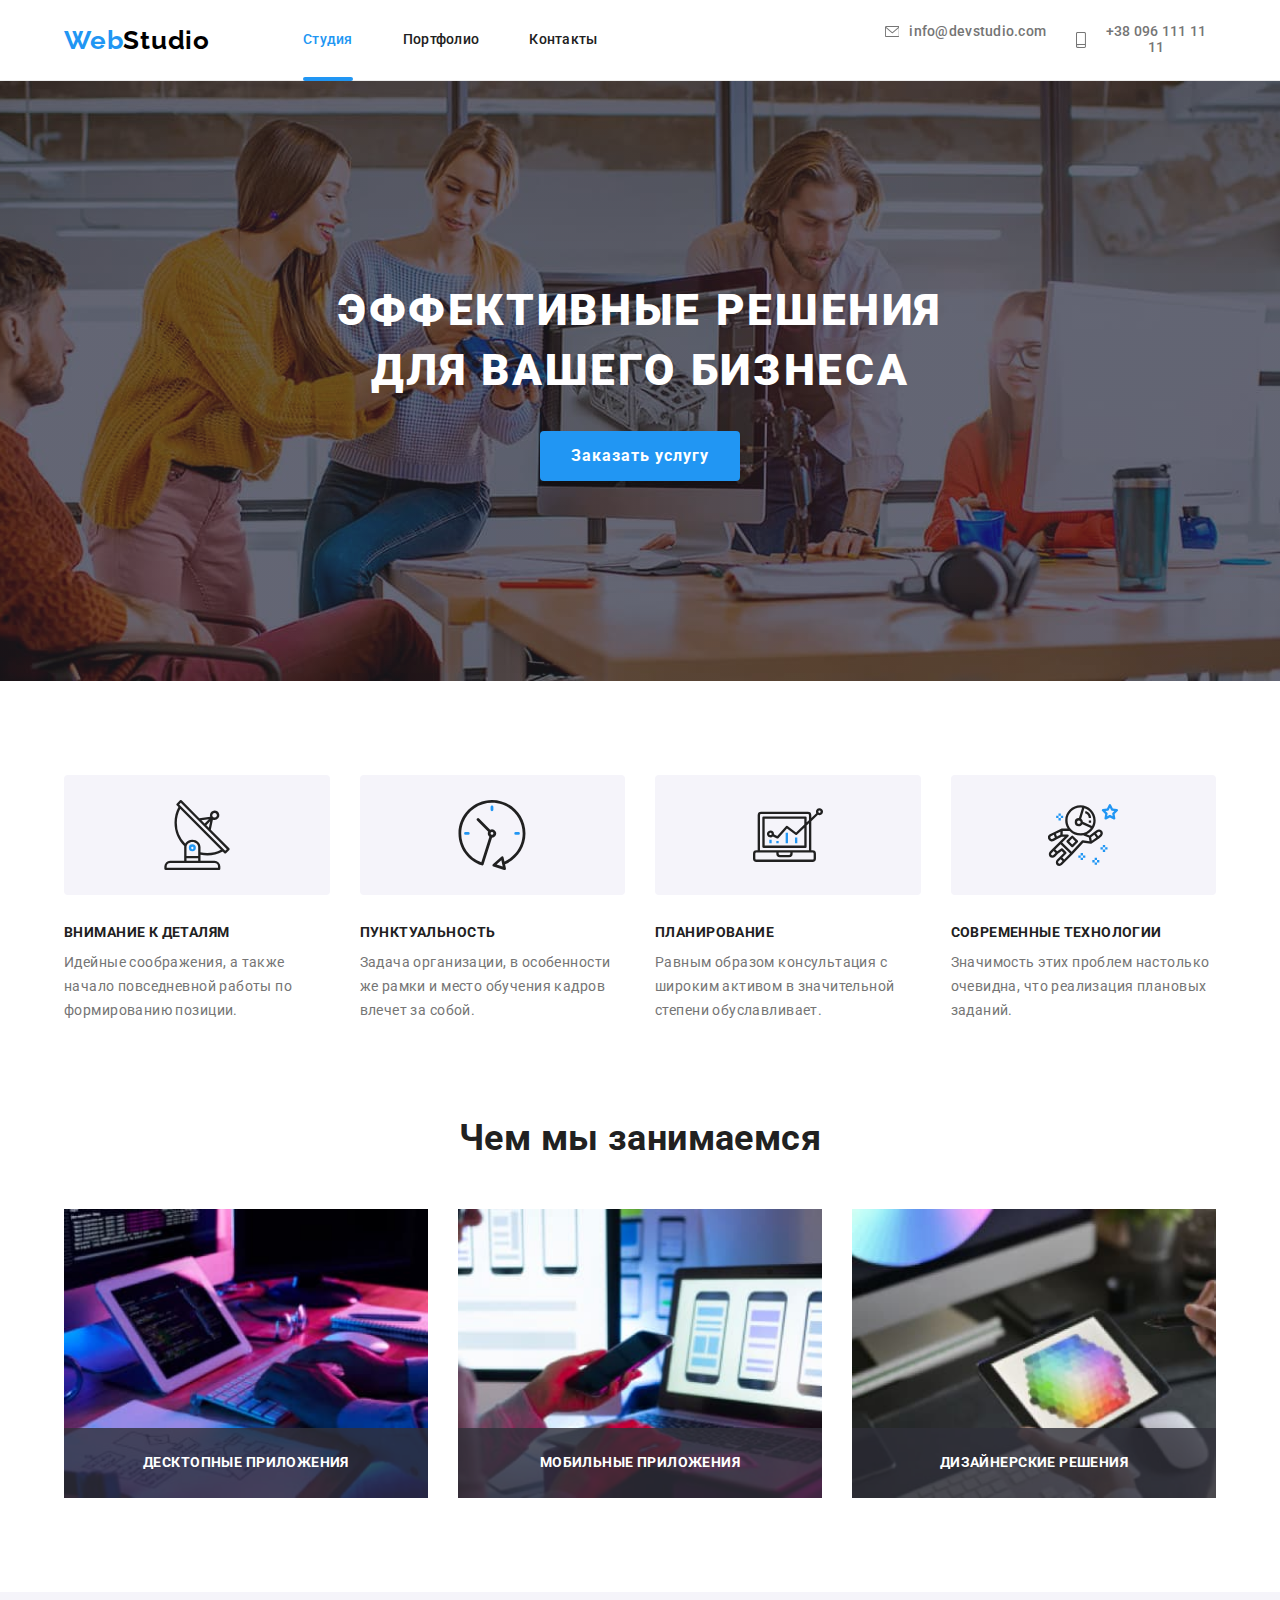
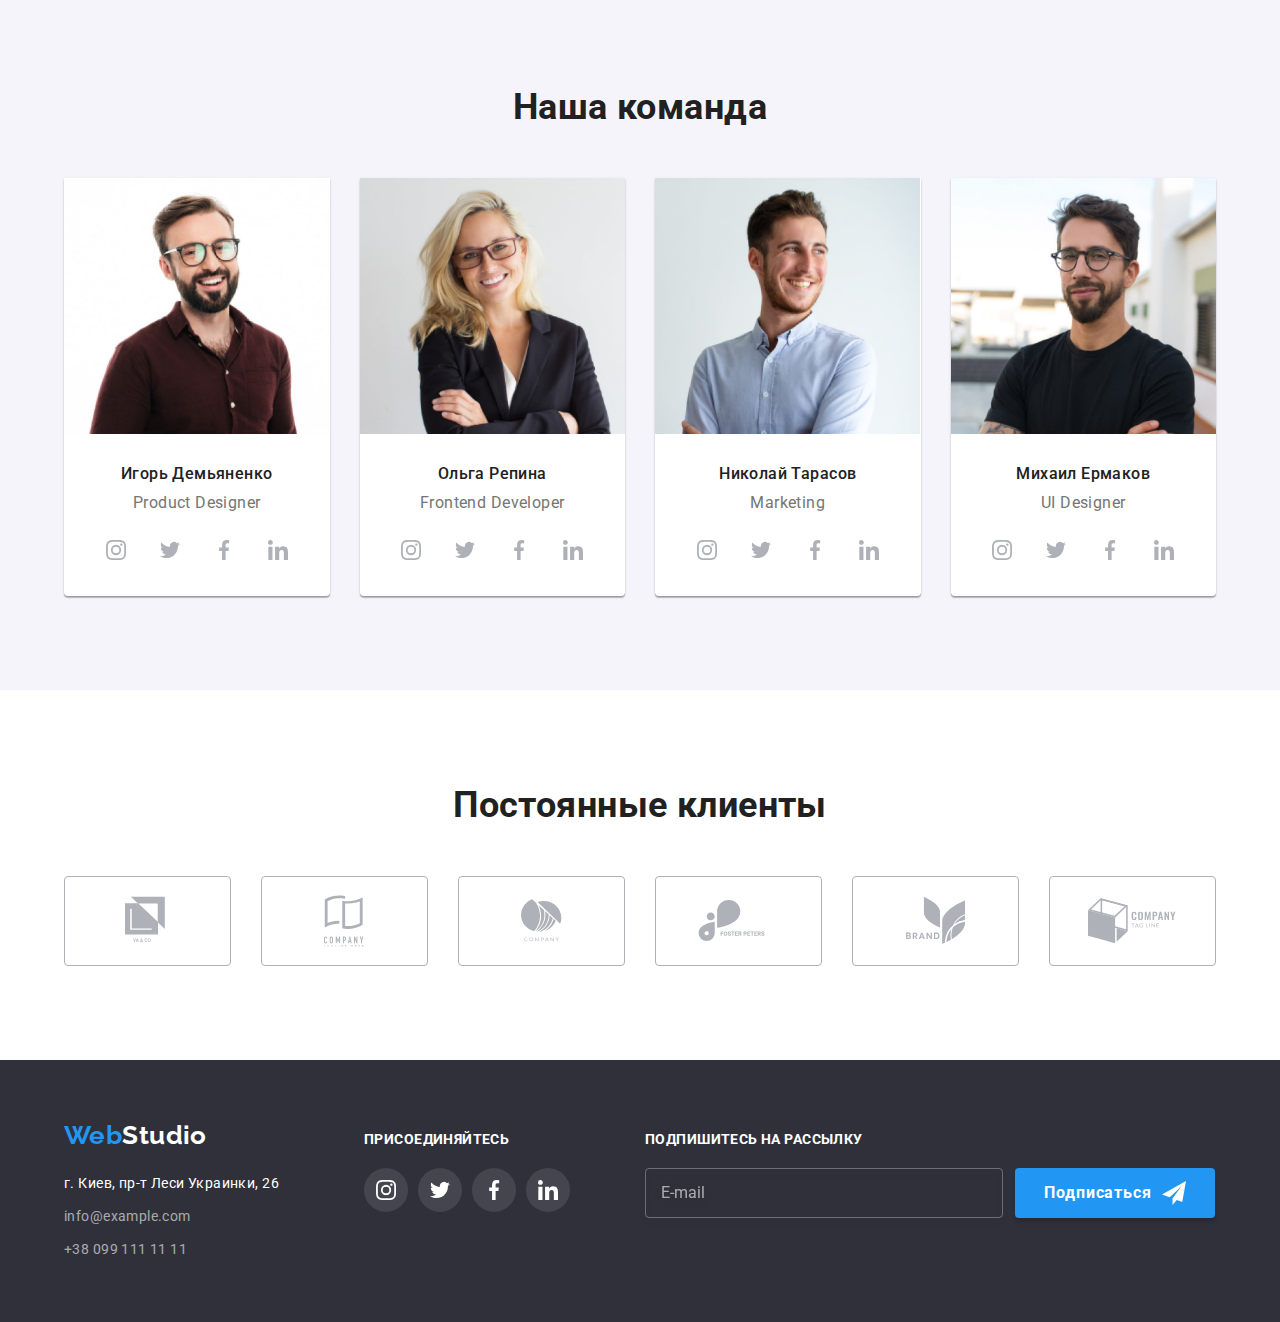
<file: index.html>
<!DOCTYPE html>
<html lang="ru">
  <head>
    <meta charset="UTF-8" />
    <meta name="viewport" content="width=device-width, initial-scale=1.0" />
    <title>Студия</title>
    <link
      href="https://fonts.googleapis.com/css2?family=Raleway:wght@700&family=Roboto:wght@400;500;700;900&display=swap"
      rel="stylesheet"
    />
    <link rel="stylesheet" href="./css/main.min.css" />
  </head>
  <body>
    <!--Хэдер-->
    <header class="header">
      <div class="container flex flex--header">
        <a class="link logo logo--black" href="./index.html">
          <span class="logo--accent">Web</span>Studio
        </a>
        <div class="menu-container" id="menu-container" data-menu>
          <nav>
            <ul class="list header-nav">
              <li class="header-nav__item">
                <a
                  class="link header-nav__link header-nav__link--accent"
                  href="./index.html"
                  >Студия</a
                >
              </li>
              <li class="header-nav__item">
                <a class="link header-nav__link" href="./portfolio.html"
                  >Портфолио</a
                >
              </li>
              <li class="header-nav__item">
                <a class="link header-nav__link" href="#">Контакты</a>
              </li>
            </ul>
          </nav>
          <ul class="list header-contacts">
            <li class="header-contacts__item">
              <a
                class="link header-contacts__link"
                href="mailto:info@devstudio.com"
              >
                <svg class="header-contacts__icon" width="16" height="12">
                  <use href="./images/svg/sprite.svg#icon-envelope"></use>
                </svg>
                info@devstudio.com</a
              >
            </li>
            <li class="header-contacts__item">
              <a class="link header-contacts__link" href="tel:+380961111111">
                <svg class="header-contacts__icon" width="10" height="16">
                  <use href="./images/svg/sprite.svg#icon-smartphone"></use>
                </svg>
                +38 096 111 11 11</a
              >
            </li>
          </ul>
        </div>
        <button
          type="button"
          class="button-menu"
          aria-expanded="false"
          aria-controls="menu-container"
          data-menu-button
        >
          <svg
            width="40"
            height="40"
            aria-label="Переключатель мобильного меню"
          >
            <use
              class="icon-burger"
              href="./images/svg/sprite.svg#icon-burger"
            ></use>
            <use
              class="icon-cross"
              href="./images/svg/sprite.svg#icon-close-menu"
            ></use>
          </svg>
        </button>
      </div>
    </header>
    <main>
      <!--Герой-->
      <section class="hero">
        <h1 class="hero__title">Эффективные решения для вашего бизнеса</h1>
        <button class="button-primary" data-modal-open>Заказать услугу</button>
      </section>
      <!--Преимущества-->
      <section class="feature">
        <div class="container">
          <h2 class="visually-hidden">Преимущества</h2>
          <ul class="list feature-list">
            <li class="feature-list__item">
              <div class="feature-list__thumb">
                <svg class="feature-list__icon">
                  <use href="./images/svg/sprite.svg#icon-antenna"></use>
                </svg>
              </div>
              <h3 class="feature-list__title">Внимание к деталям</h3>
              <p class="feature-list__text">
                Идейные соображения, а также начало повседневной работы по
                формированию позиции.
              </p>
            </li>
            <li class="feature-list__item">
              <div class="feature-list__thumb">
                <svg class="feature-list__icon">
                  <use href="./images/svg/sprite.svg#icon-clock"></use>
                </svg>
              </div>
              <h3 class="feature-list__title">Пунктуальность</h3>
              <p class="feature-list__text">
                Задача организации, в особенности же рамки и место обучения
                кадров влечет за собой.
              </p>
            </li>
            <li class="feature-list__item">
              <div class="feature-list__thumb">
                <svg class="feature-list__icon">
                  <use href="./images/svg/sprite.svg#icon-diagram"></use>
                </svg>
              </div>
              <h3 class="feature-list__title">Планирование</h3>
              <p class="feature-list__text">
                Равным образом консультация с широким активом в значительной
                степени обуславливает.
              </p>
            </li>
            <li class="feature-list__item">
              <div class="feature-list__thumb">
                <svg class="feature-list__icon">
                  <use href="./images/svg/sprite.svg#icon-astronaut"></use>
                </svg>
              </div>
              <h3 class="feature-list__title">Современные технологии</h3>
              <p class="feature-list__text">
                Значимость этих проблем настолько очевидна, что реализация
                плановых заданий.
              </p>
            </li>
          </ul>
        </div>
      </section>
      <!--Примеры работ-->
      <section class="section examples">
        <div class="container">
          <h2 class="section__title">Чем мы занимаемся</h2>
          <ul class="list examples-list">
            <li class="examples-list__item">
              <img
                srcset="
                  ./images/desktop/examples/desktopapp-370.jpg    1x,
                  ./images/desktop/examples/desktopapp-370@2x.jpg 2x
                "
                src="./images/desktop/examples/desktopapp-370.jpg"
                alt="Работа с планшетом"
                width="370"
              />
              <div class="examples-list__thumb">
                <h3 class="examples-list__text">Десктопные приложения</h3>
              </div>
            </li>
            <li class="examples-list__item">
              <img
                srcset="
                  ./images/desktop/examples/mobileapp-370.jpg    1x,
                  ./images/desktop/examples/mobileapp-370@2x.jpg 2x
                "
                src="./images/desktop/examples/mobileapp-370.jpg"
                alt="Работа с мобильным приложением"
                width="370"
              />
              <div class="examples-list__thumb">
                <h3 class="examples-list__text">Мобильные приложения</h3>
              </div>
            </li>
            <li class="examples-list__item">
              <img
                srcset="
                  ./images/desktop/examples/designerdes-370.jpg    1x,
                  ./images/desktop/examples/designerdes-370@2x.jpg 2x
                "
                src="./images/desktop/examples/designerdes-370.jpg"
                alt="Дизайнерские решения"
                width="370"
              />
              <div class="examples-list__thumb">
                <h3 class="examples-list__text">Дизайнерские решения</h3>
              </div>
            </li>
          </ul>
        </div>
      </section>
      <!--Наша команда-->
      <section class="section section--gray">
        <div class="container">
          <h2 class="section__title">Наша команда</h2>
          <ul class="list team-list">
            <!--Первый сотрудник-->
            <li class="team-list__item">
              <picture>
                <source
                  srcset="
                    ./images/desktop/our-team/igor-dem-270.jpg    1x,
                    ./images/desktop/our-team/igor-dem-270@2x.jpg 2x
                  "
                  media="(min-width: 1200px)"
                />
                <source
                  srcset="
                    ./images/tablet/our-team/igor-dem-354.jpg    1x,
                    ./images/tablet/our-team/igor-dem-354@2x.jpg 2x
                  "
                  media="(min-width: 768px)"
                />
                <source
                  srcset="
                    ./images/mobile/our-team/igor-dem-450.jpg    1x,
                    ./images/mobile/our-team/igor-dem-450@2x.jpg 2x
                  "
                  media="(max-width: 767px)"
                />
                <img
                  src="./images/desktop/our-team/igor-dem-270.jpg"
                  alt="Игорь Демьяненко"
                />
              </picture>
              <h3 class="team-list__title">Игорь Демьяненко</h3>
              <p class="team-list__text">Product Designer</p>
              <ul class="list network-list network-list--centered">
                <li class="network-list__item">
                  <a
                    href="#"
                    class="link network-list__link"
                    aria-label="Instagram"
                  >
                    <svg class="network-list__icon">
                      <use href="./images/svg/sprite.svg#icon-instagram"></use>
                    </svg>
                  </a>
                </li>
                <li class="network-list__item">
                  <a
                    href="#"
                    class="link network-list__link"
                    aria-label="Twitter"
                  >
                    <svg class="network-list__icon">
                      <use href="./images/svg/sprite.svg#icon-twitter"></use>
                    </svg>
                  </a>
                </li>
                <li class="network-list__item">
                  <a
                    href="#"
                    class="link network-list__link"
                    aria-label="Facebook"
                  >
                    <svg class="network-list__icon">
                      <use href="./images/svg/sprite.svg#icon-facebook"></use>
                    </svg>
                  </a>
                </li>
                <li class="network-list__item">
                  <a
                    href="#"
                    class="link network-list__link"
                    aria-label="Linkedin"
                  >
                    <svg class="network-list__icon">
                      <use href="./images/svg/sprite.svg#icon-linkedin"></use>
                    </svg>
                  </a>
                </li>
              </ul>
            </li>
            <!--Второй сотрудник-->
            <li class="team-list__item">
              <picture>
                <source
                  srcset="
                    ./images/desktop/our-team/olg-rep-270.jpg    1x,
                    ./images/desktop/our-team/olg-rep-270@2x.jpg 2x
                  "
                  media="(min-width: 1200px)"
                />
                <source
                  srcset="
                    ./images/tablet/our-team/olg-rep-354.jpg    1x,
                    ./images/tablet/our-team/olg-rep-354@2x.jpg 2x
                  "
                  media="(min-width: 768px)"
                />
                <source
                  srcset="
                    ./images/mobile/our-team/olg-rep-450.jpg    1x,
                    ./images/mobile/our-team/olg-rep-450@2x.jpg 2x
                  "
                  media="(max-width: 767px)"
                />
                <img
                  src="./images/desktop/our-team/olg-rep-270.jpg"
                  alt="Ольга Репина"
                />
              </picture>
              <h3 class="team-list__title">Ольга Репина</h3>
              <p class="team-list__text">Frontend Developer</p>
              <ul class="list network-list">
                <li class="network-list__item">
                  <a
                    href="#"
                    class="link network-list__link"
                    aria-label="Instagram"
                  >
                    <svg class="network-list__icon">
                      <use href="./images/svg/sprite.svg#icon-instagram"></use>
                    </svg>
                  </a>
                </li>
                <li class="network-list__item">
                  <a
                    href="#"
                    class="link network-list__link"
                    aria-label="Twitter"
                  >
                    <svg class="network-list__icon">
                      <use href="./images/svg/sprite.svg#icon-twitter"></use>
                    </svg>
                  </a>
                </li>
                <li class="network-list__item">
                  <a
                    href="#"
                    class="link network-list__link"
                    aria-label="Facebook"
                  >
                    <svg class="network-list__icon">
                      <use href="./images/svg/sprite.svg#icon-facebook"></use>
                    </svg>
                  </a>
                </li>
                <li class="network-list__item">
                  <a
                    href="#"
                    class="link network-list__link"
                    aria-label="Linkedin"
                  >
                    <svg class="network-list__icon">
                      <use href="./images/svg/sprite.svg#icon-linkedin"></use>
                    </svg>
                  </a>
                </li>
              </ul>
            </li>
            <!--Третий сотрудник-->
            <li class="team-list__item">
              <picture>
                <source
                  srcset="
                    ./images/desktop/our-team/nik-taras-270.jpg    1x,
                    ./images/desktop/our-team/nik-taras-270@2x.jpg 2x
                  "
                  media="(min-width: 1200px)"
                />
                <source
                  srcset="
                    ./images/tablet/our-team/nik-taras-354.jpg    1x,
                    ./images/tablet/our-team/nik-taras-354@2x.jpg 2x
                  "
                  media="(min-width: 768px)"
                />
                <source
                  srcset="
                    ./images/mobile/our-team/nik-taras-450.jpg    1x,
                    ./images/mobile/our-team/nik-taras-450@2x.jpg 2x
                  "
                  media="(max-width: 767px)"
                />
                <img
                  src="./images/desktop/our-team/nik-taras-270.jpg"
                  alt="Николай Тарасов"
                />
              </picture>
              <h3 class="team-list__title">Николай Тарасов</h3>
              <p class="team-list__text">Marketing</p>
              <ul class="list network-list">
                <li class="network-list__item">
                  <a
                    href="#"
                    class="link network-list__link"
                    aria-label="Instagram"
                  >
                    <svg class="network-list__icon">
                      <use href="./images/svg/sprite.svg#icon-instagram"></use>
                    </svg>
                  </a>
                </li>
                <li class="network-list__item">
                  <a
                    href="#"
                    class="link network-list__link"
                    aria-label="Twitter"
                  >
                    <svg class="network-list__icon">
                      <use href="./images/svg/sprite.svg#icon-twitter"></use>
                    </svg>
                  </a>
                </li>
                <li class="network-list__item">
                  <a
                    href="#"
                    class="link network-list__link"
                    aria-label="Facebook"
                  >
                    <svg class="network-list__icon">
                      <use href="./images/svg/sprite.svg#icon-facebook"></use>
                    </svg>
                  </a>
                </li>
                <li class="network-list__item">
                  <a
                    href="#"
                    class="link network-list__link"
                    aria-label="Linkedin"
                  >
                    <svg class="network-list__icon">
                      <use href="./images/svg/sprite.svg#icon-linkedin"></use>
                    </svg>
                  </a>
                </li>
              </ul>
            </li>
            <!--Четвертый сотрудник-->
            <li class="team-list__item">
              <picture>
                <source
                  srcset="
                    ./images/desktop/our-team/mich-ermak-270.jpg    1x,
                    ./images/desktop/our-team/mich-ermak-270@2x.jpg 2x
                  "
                  media="(min-width: 1200px)"
                />
                <source
                  srcset="
                    ./images/tablet/our-team/mich-ermak-354.jpg    1x,
                    ./images/tablet/our-team/mich-ermak-354@2x.jpg 2x
                  "
                  media="(min-width: 768px)"
                />
                <source
                  srcset="
                    ./images/mobile/our-team/mich-ermak-450.jpg    1x,
                    ./images/mobile/our-team/mich-ermak-450@2x.jpg 2x
                  "
                  media="(max-width: 767px)"
                />
                <img
                  src="./images/desktop/our-team/mich-ermak-270.jpg"
                  alt="Михаил Ермаков"
                />
              </picture>
              <h3 class="team-list__title">Михаил Ермаков</h3>
              <p class="team-list__text">UI Designer</p>
              <ul class="list network-list">
                <li class="network-list__item">
                  <a
                    href="#"
                    class="link network-list__link"
                    aria-label="Instagram"
                  >
                    <svg class="network-list__icon">
                      <use href="./images/svg/sprite.svg#icon-instagram"></use>
                    </svg>
                  </a>
                </li>
                <li class="network-list__item">
                  <a
                    href="#"
                    class="link network-list__link"
                    aria-label="Twitter"
                  >
                    <svg class="network-list__icon">
                      <use href="./images/svg/sprite.svg#icon-twitter"></use>
                    </svg>
                  </a>
                </li>
                <li class="network-list__item">
                  <a
                    href="#"
                    class="link network-list__link"
                    aria-label="Facebook"
                  >
                    <svg class="network-list__icon">
                      <use href="./images/svg/sprite.svg#icon-facebook"></use>
                    </svg>
                  </a>
                </li>
                <li class="network-list__item">
                  <a
                    href="#"
                    class="link network-list__link"
                    aria-label="Linkedin"
                  >
                    <svg class="network-list__icon">
                      <use href="./images/svg/sprite.svg#icon-linkedin"></use>
                    </svg>
                  </a>
                </li>
              </ul>
            </li>
          </ul>
        </div>
      </section>
      <section class="section">
        <div class="container">
          <h2 class="section__title">Постоянные клиенты</h2>
          <ul class="list clients-list">
            <li class="clients-list__item">
              <a href="#" class="link clients-list__link">
                <svg width="44" height="50">
                  <use href="./images/svg/sprite.svg#icon-client1"></use>
                </svg>
              </a>
            </li>
            <li class="clients-list__item">
              <a href="#" class="link clients-list__link">
                <svg width="40" height="52">
                  <use href="./images/svg/sprite.svg#icon-client2"></use>
                </svg>
              </a>
            </li>
            <li class="clients-list__item">
              <a href="#" class="link clients-list__link">
                <svg width="41" height="43">
                  <use href="./images/svg/sprite.svg#icon-client3"></use>
                </svg>
              </a>
            </li>
            <li class="clients-list__item">
              <a href="#" class="link clients-list__link">
                <svg width="80" height="42">
                  <use href="./images/svg/sprite.svg#icon-client4"></use>
                </svg>
              </a>
            </li>
            <li class="clients-list__item">
              <a href="#" class="link clients-list__link">
                <svg width="59" height="47">
                  <use href="./images/svg/sprite.svg#icon-client5"></use>
                </svg>
              </a>
            </li>
            <li class="clients-list__item">
              <a href="#" class="link clients-list__link">
                <svg width="88" height="46">
                  <use href="./images/svg/sprite.svg#icon-client6"></use>
                </svg>
              </a>
            </li>
          </ul>
        </div>
      </section>
    </main>
    <!--Футер-->
    <footer class="footer">
      <div class="container flex flex-desktop">
        <div class="flex-tablet">
          <div class="footer-address">
            <a class="link logo logo--white" href="./index.html">
              <span class="logo--accent">Web</span>Studio
            </a>
            <address class="footer-contacts">
              <p class="footer-contacts__text">
                г. Киев, пр-т Леси Украинки, 26
              </p>
              <a
                class="link footer-contacts__link"
                href="mailto:info@example.com"
              >
                info@example.com
              </a>
              <a class="link footer-contacts__link" href="tel:+380991111111"
                >+38 099 111 11 11</a
              >
            </address>
          </div>
          <div class="footer-networks">
            <strong class="footer-networks__text">присоединяйтесь</strong>
            <ul class="list network-list">
              <li class="network-list__item">
                <a
                  href="#"
                  class="link network-list__link network-list__link--dark"
                  aria-label="Instagram"
                >
                  <svg class="network-list__icon">
                    <use href="./images/svg/sprite.svg#icon-instagram"></use>
                  </svg>
                </a>
              </li>
              <li class="network-list__item">
                <a
                  href="#"
                  class="link network-list__link network-list__link--dark"
                  aria-label="Twitter"
                >
                  <svg class="network-list__icon">
                    <use href="./images/svg/sprite.svg#icon-twitter"></use>
                  </svg>
                </a>
              </li>
              <li class="network-list__item">
                <a
                  href="#"
                  class="link network-list__link network-list__link--dark"
                  aria-label="Facebook"
                >
                  <svg class="network-list__icon">
                    <use href="./images/svg/sprite.svg#icon-facebook"></use>
                  </svg>
                </a>
              </li>
              <li class="network-list__item">
                <a
                  href="#"
                  class="link network-list__link network-list__link--dark"
                  aria-label="Linkedin"
                >
                  <svg class="network-list__icon">
                    <use href="./images/svg/sprite.svg#icon-linkedin"></use>
                  </svg>
                </a>
              </li>
            </ul>
          </div>
        </div>
        <form class="flex footer-subscribe" autocomplete="off">
          <label class="footer-subscribe__label"
            >Подпишитесь на рассылку
            <input
              type="email"
              name="e-mail"
              class="footer-subscribe__input"
              placeholder="E-mail"
            />
          </label>
          <button
            type="submit"
            class="button-primary button-primary--flex button-primary--centered"
          >
            Подписаться
            <svg class="footer-subscribe__icon" width="24" height="24">
              <use href="./images/svg/sprite.svg#icon-subscribe"></use>
            </svg>
          </button>
        </form>
      </div>
    </footer>
    <div class="backdrop backdrop--hidden" data-modal>
      <div class="modal">
        <button type="button" class="button-close" data-modal-close>
          <svg width="11" height="11">
            <use href="./images/svg/sprite.svg#icon-close-modal"></use>
          </svg>
        </button>
        <strong class="modal__text"
          >Оставьте свои данные, мы вам перезвоним</strong
        >
        <form class="form-data" autocomplete="off">
          <div class="form-data__field">
            <label for="modal-name" class="form-data__label">Имя</label>
            <div class="form-data__block">
              <input
                type="text"
                class="form-data__input"
                name="name"
                id="modal-name"
                autofocus
              />
              <svg class="form-data__icon">
                <use href="./images/svg/sprite.svg#icon-modalform-name"></use>
              </svg>
            </div>
          </div>
          <div class="form-data__field">
            <label for="modal-tel" class="form-data__label">Телефон</label>
            <div class="form-data__block">
              <input
                type="tel"
                class="form-data__input"
                name="tel"
                id="modal-tel"
              />
              <svg class="form-data__icon">
                <use href="./images/svg/sprite.svg#icon-modalform-tel"></use>
              </svg>
            </div>
          </div>
          <div class="form-data__field">
            <label for="modal-email" class="form-data__label">Почта</label>
            <div class="form-data__block">
              <input
                type="email"
                class="form-data__input"
                name="e-mail"
                id="modal-email"
              />
              <svg class="form-data__icon">
                <use href="./images/svg/sprite.svg#icon-modalform-email"></use>
              </svg>
            </div>
          </div>
          <div class="form-data__field">
            <label for="modal-comment" class="form-data__label"
              >Комментарий</label
            >
            <textarea
              class="form-data__input form-data__input--comment"
              name="commment"
              id="modal-comment"
              rows="6"
              placeholder="Введите текст"
            ></textarea>
          </div>
          <div class="form-data__policy">
            <label class="form-data__policy-label">
              <input
                type="checkbox"
                name="policy"
                class="form-data__checkbox visually-hidden"
                checked
              />
              <span class="form-data__checkbox-custom"></span>Соглашаюсь с
              рассылкой и принимаю
              <a href="#" class="form-data__policy-label--accent"
                >Условия договора</a
              ></label
            >
          </div>
          <button type="submit" class="button-primary button-primary--centered">
            Отправить
          </button>
        </form>
      </div>
    </div>
    <script src="./js/modal.js"></script>
    <script src="./js/burger.js"></script>
  </body>
</html>
</file>
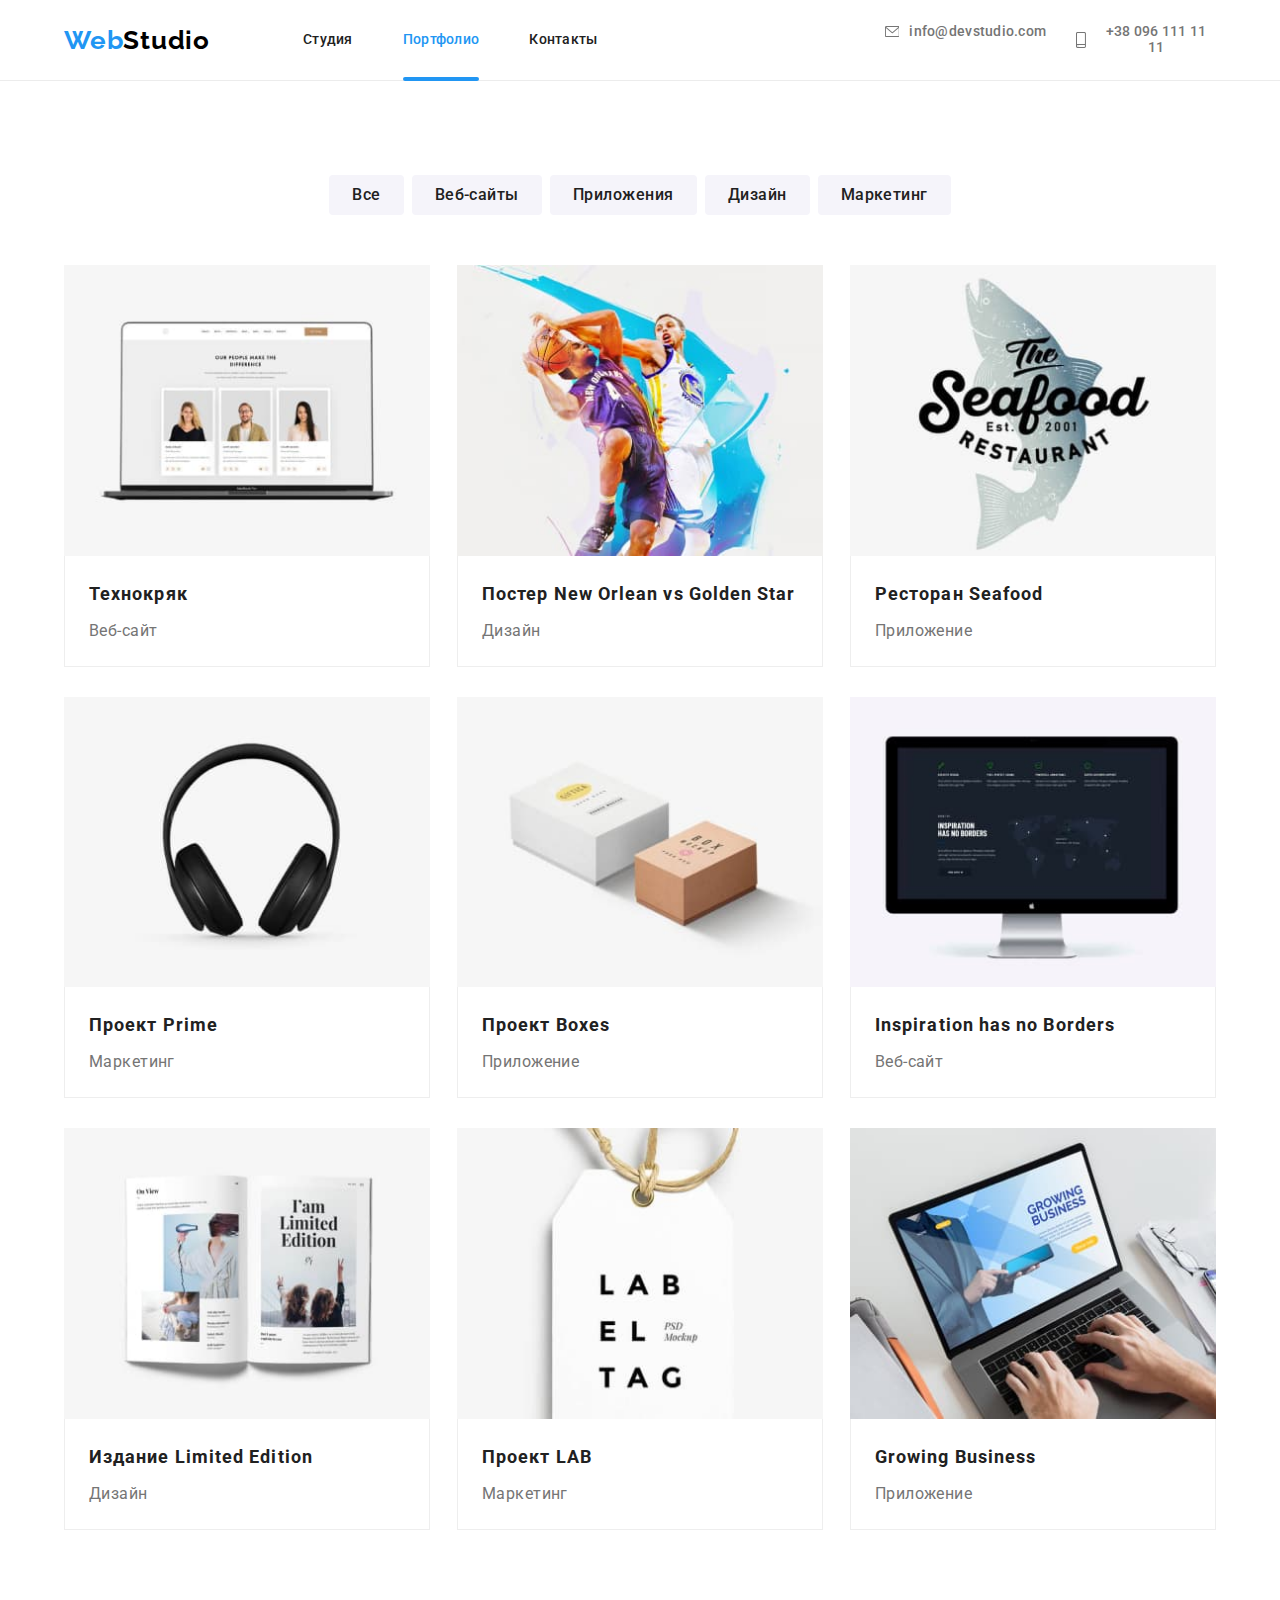
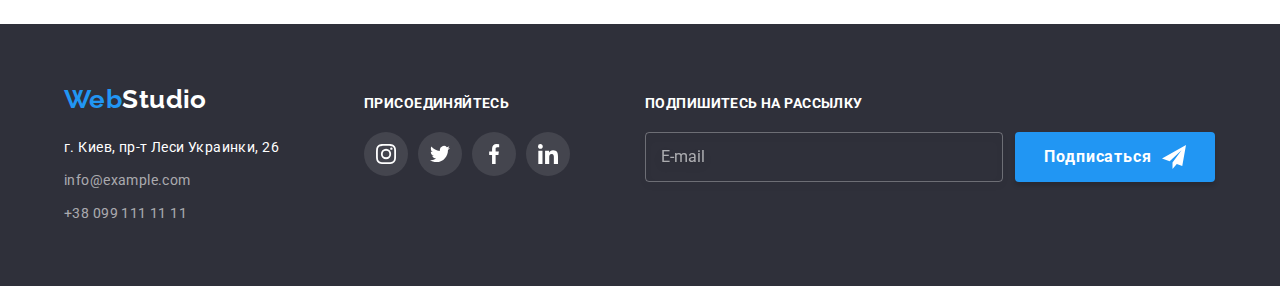
<file: portfolio.html>
<!DOCTYPE html>
<html lang="en">
  <head>
    <meta charset="UTF-8" />
    <meta name="viewport" content="width=device-width, initial-scale=1.0" />
    <title>Портфолио</title>
    <link
      href="https://fonts.googleapis.com/css2?family=Raleway:wght@700&family=Roboto:wght@400;500;700;900&display=swap"
      rel="stylesheet"
    />
    <link rel="stylesheet" href="./css/portfolio.min.css" />
  </head>
  <body>
    <!--Хэдер-->
    <header class="header">
      <div class="container flex flex--header">
        <a class="link logo logo--black" href="./index.html">
          <span class="logo--accent">Web</span>Studio
        </a>
        <div class="menu-container" id="menu-container" data-menu>
          <nav>
            <ul class="list header-nav">
              <li class="header-nav__item">
                <a class="link header-nav__link" href="./index.html">Студия</a>
              </li>
              <li class="header-nav__item">
                <a
                  class="link header-nav__link header-nav__link--accent"
                  href="./portfolio.html"
                  >Портфолио</a
                >
              </li>
              <li class="header-nav__item">
                <a class="link header-nav__link" href="#">Контакты</a>
              </li>
            </ul>
          </nav>
          <ul class="list header-contacts">
            <li class="header-contacts__item">
              <a
                class="link header-contacts__link"
                href="mailto:info@devstudio.com"
              >
                <svg class="header-contacts__icon" width="16" height="12">
                  <use href="./images/svg/sprite.svg#icon-envelope"></use>
                </svg>
                info@devstudio.com</a
              >
            </li>
            <li class="header-contacts__item">
              <a class="link header-contacts__link" href="tel:+380961111111">
                <svg class="header-contacts__icon" width="10" height="16">
                  <use href="./images/svg/sprite.svg#icon-smartphone"></use>
                </svg>
                +38 096 111 11 11</a
              >
            </li>
          </ul>
        </div>
        <button
          type="button"
          class="button-menu"
          aria-expanded="false"
          aria-controls="menu-container"
          data-menu-button
        >
          <svg
            width="40"
            height="40"
            aria-label="Переключатель мобильного меню"
          >
            <use
              class="icon-burger"
              href="./images/svg/sprite.svg#icon-burger"
            ></use>
            <use
              class="icon-cross"
              href="./images/svg/sprite.svg#icon-close-menu"
            ></use>
          </svg>
        </button>
      </div>
    </header>
    <main>
      <h1 class="visually-hidden">Портфолио</h1>
      <section class="section">
        <div class="container">
          <!-- Список кнопок -->
          <ul class="list portfolio-nav">
            <li class="portfolio-nav__item">
              <button type="button" class="portfolio-nav__button">Все</button>
            </li>
            <li class="portfolio-nav__item">
              <button type="button" class="portfolio-nav__button">
                Веб-сайты
              </button>
            </li>
            <li class="portfolio-nav__item">
              <button type="button" class="portfolio-nav__button">
                Приложения
              </button>
            </li>
            <li class="portfolio-nav__item">
              <button type="button" class="portfolio-nav__button">
                Дизайн
              </button>
            </li>
            <li class="portfolio-nav__item">
              <button type="button" class="portfolio-nav__button">
                Маркетинг
              </button>
            </li>
          </ul>
          <!-- Основной список работ в портфолио -->
          <ul class="list portfolio-list">
            <li class="portfolio-list__item">
              <a class="link portfolio-list__link" href="#">
                <div class="portfolio-card">
                  <picture>
                    <source
                      srcset="
                        ./images/desktop/portfolio/technocrack-370.jpg    1x,
                        ./images/desktop/portfolio/technocrack-370@2x.jpg 2x
                      "
                      media="(min-width: 1200px)"
                    />
                    <source
                      srcset="
                        ./images/tablet/portfolio/technocrack-354.jpg    1x,
                        ./images/tablet/portfolio/technocrack-354@2x.jpg 2x
                      "
                      media="(min-width: 768px)"
                    />
                    <source
                      srcset="
                        ./images/mobile/portfolio/technocrack-450.jpg    1x,
                        ./images/mobile/portfolio/technocrack-450@2x.jpg 2x
                      "
                      media="(max-width: 767px)"
                    />
                    <img
                      src="./images/desktop/portfolio/technocrack-370.jpg"
                      alt="Веб-сайт Технокряк"
                    />
                  </picture>
                  <div class="portfolio-card__overlay">
                    <p class="portfolio-card__text">
                      Технокряк это современная площадка распространения
                      коронавируса. Компании используют эту платформу для
                      цифрового шпионажа и атак на защищённые сервера
                      конкурентов.
                    </p>
                  </div>
                </div>
                <div class="portfolio-card__content">
                  <h2 class="portfolio-card__title">Технокряк</h2>
                  <p class="portfolio-card__type">Веб-сайт</p>
                </div>
              </a>
            </li>
            <li class="portfolio-list__item">
              <a class="link portfolio-list__link" href="#">
                <div class="portfolio-card">
                  <picture>
                    <source
                      srcset="
                        ./images/desktop/portfolio/neworlean-370.jpg    1x,
                        ./images/desktop/portfolio/neworlean-370@2x.jpg 2x
                      "
                      media="(min-width: 1200px)"
                    />
                    <source
                      srcset="
                        ./images/tablet/portfolio/neworlean-354.jpg    1x,
                        ./images/tablet/portfolio/neworlean-354@2x.jpg 2x
                      "
                      media="(min-width: 768px)"
                    />
                    <source
                      srcset="
                        ./images/mobile/portfolio/neworlean-450.jpg    1x,
                        ./images/mobile/portfolio/neworlean-450@2x.jpg 2x
                      "
                      media="(max-width: 767px)"
                    />
                    <img
                      src="./images/desktop/portfolio/neworlean-370.jpg"
                      alt="Дизайн постера New Orlean vs Golden Star"
                    />
                  </picture>
                  <div class="portfolio-card__overlay">
                    <p class="portfolio-card__text">
                      Технокряк это современная площадка распространения
                      коронавируса. Компании используют эту платформу для
                      цифрового шпионажа и атак на защищённые сервера
                      конкурентов.
                    </p>
                  </div>
                </div>
                <div class="portfolio-card__content">
                  <h2 class="portfolio-card__title">
                    Постер New Orlean vs Golden Star
                  </h2>
                  <p class="portfolio-card__type">Дизайн</p>
                </div>
              </a>
            </li>
            <li class="portfolio-list__item">
              <a class="link portfolio-list__link" href="#">
                <div class="portfolio-card">
                  <picture>
                    <source
                      srcset="
                        ./images/desktop/portfolio/seafood-370.jpg    1x,
                        ./images/desktop/portfolio/seafood-370@2x.jpg 2x
                      "
                      media="(min-width: 1200px)"
                    />
                    <source
                      srcset="
                        ./images/tablet/portfolio/seafood-354.jpg    1x,
                        ./images/tablet/portfolio/seafood-354@2x.jpg 2x
                      "
                      media="(min-width: 768px)"
                    />
                    <source
                      srcset="
                        ./images/mobile/portfolio/seafood-450.jpg    1x,
                        ./images/mobile/portfolio/seafood-450@2x.jpg 2x
                      "
                      media="(max-width: 767px)"
                    />
                    <img
                      src="./images/desktop/portfolio/seafood-370.jpg"
                      alt="Приложение ресторана Seafood"
                    />
                  </picture>
                  <div class="portfolio-card__overlay">
                    <p class="portfolio-card__text">
                      Технокряк это современная площадка распространения
                      коронавируса. Компании используют эту платформу для
                      цифрового шпионажа и атак на защищённые сервера
                      конкурентов.
                    </p>
                  </div>
                </div>
                <div class="portfolio-card__content">
                  <h2 class="portfolio-card__title">Ресторан Seafood</h2>
                  <p class="portfolio-card__type">Приложение</p>
                </div>
              </a>
            </li>
            <li class="portfolio-list__item">
              <a class="link portfolio-list__link" href="#">
                <div class="portfolio-card">
                  <picture>
                    <source
                      srcset="
                        ./images/desktop/portfolio/prime-370.jpg    1x,
                        ./images/desktop/portfolio/prime-370@2x.jpg 2x
                      "
                      media="(min-width: 1200px)"
                    />
                    <source
                      srcset="
                        ./images/tablet/portfolio/prime-354.jpg    1x,
                        ./images/tablet/portfolio/prime-354@2x.jpg 2x
                      "
                      media="(min-width: 768px)"
                    />
                    <source
                      srcset="
                        ./images/mobile/portfolio/prime-450.jpg    1x,
                        ./images/mobile/portfolio/prime-450@2x.jpg 2x
                      "
                      media="(max-width: 767px)"
                    />
                    <img
                      src="./images/desktop/portfolio/prime-370.jpg"
                      alt="Проект Prime"
                    />
                  </picture>
                  <div class="portfolio-card__overlay">
                    <p class="portfolio-card__text">
                      Технокряк это современная площадка распространения
                      коронавируса. Компании используют эту платформу для
                      цифрового шпионажа и атак на защищённые сервера
                      конкурентов.
                    </p>
                  </div>
                </div>
                <div class="portfolio-card__content">
                  <h2 class="portfolio-card__title">Проект Prime</h2>
                  <p class="portfolio-card__type">Маркетинг</p>
                </div>
              </a>
            </li>
            <li class="portfolio-list__item">
              <a class="link portfolio-list__link" href="#">
                <div class="portfolio-card">
                  <picture>
                    <source
                      srcset="
                        ./images/desktop/portfolio/boxes-370.jpg    1x,
                        ./images/desktop/portfolio/boxes-370@2x.jpg 2x
                      "
                      media="(min-width: 1200px)"
                    />
                    <source
                      srcset="
                        ./images/tablet/portfolio/boxes-354.jpg    1x,
                        ./images/tablet/portfolio/boxes-354@2x.jpg 2x
                      "
                      media="(min-width: 768px)"
                    />
                    <source
                      srcset="
                        ./images/mobile/portfolio/boxes-450.jpg    1x,
                        ./images/mobile/portfolio/boxes-450@2x.jpg 2x
                      "
                      media="(max-width: 767px)"
                    />
                    <img
                      src="./images/desktop/portfolio/boxes-370.jpg"
                      alt="Приложение Boxes"
                    />
                  </picture>
                  <div class="portfolio-card__overlay">
                    <p class="portfolio-card__text">
                      Технокряк это современная площадка распространения
                      коронавируса. Компании используют эту платформу для
                      цифрового шпионажа и атак на защищённые сервера
                      конкурентов.
                    </p>
                  </div>
                </div>
                <div class="portfolio-card__content">
                  <h2 class="portfolio-card__title">Проект Boxes</h2>
                  <p class="portfolio-card__type">Приложение</p>
                </div>
              </a>
            </li>
            <li class="portfolio-list__item">
              <a class="link portfolio-list__link" href="#">
                <div class="portfolio-card">
                  <picture>
                    <source
                      srcset="
                        ./images/desktop/portfolio/inspiration-370.jpg    1x,
                        ./images/desktop/portfolio/inspiration-370@2x.jpg 2x
                      "
                      media="(min-width: 1200px)"
                    />
                    <source
                      srcset="
                        ./images/tablet/portfolio/inspiration-354.jpg    1x,
                        ./images/tablet/portfolio/inspiration-354@2x.jpg 2x
                      "
                      media="(min-width: 768px)"
                    />
                    <source
                      srcset="
                        ./images/mobile/portfolio/inspiration-450.jpg    1x,
                        ./images/mobile/portfolio/inspiration-450@2x.jpg 2x
                      "
                      media="(max-width: 767px)"
                    />
                    <img
                      src="./images/desktop/portfolio/inspiration-370.jpg"
                      alt="Веб-сайт Inspiration has no Borders"
                    />
                  </picture>
                  <div class="portfolio-card__overlay">
                    <p class="portfolio-card__text">
                      Технокряк это современная площадка распространения
                      коронавируса. Компании используют эту платформу для
                      цифрового шпионажа и атак на защищённые сервера
                      конкурентов.
                    </p>
                  </div>
                </div>
                <div class="portfolio-card__content">
                  <h2 lang="en" class="portfolio-card__title">
                    Inspiration has no Borders
                  </h2>
                  <p class="portfolio-card__type">Веб-сайт</p>
                </div>
              </a>
            </li>
            <li class="portfolio-list__item">
              <a class="link portfolio-list__link" href="#">
                <div class="portfolio-card">
                  <picture>
                    <source
                      srcset="
                        ./images/desktop/portfolio/limedition-370.jpg    1x,
                        ./images/desktop/portfolio/limedition-370@2x.jpg 2x
                      "
                      media="(min-width: 1200px)"
                    />
                    <source
                      srcset="
                        ./images/tablet/portfolio/limedition-354.jpg    1x,
                        ./images/tablet/portfolio/limedition-354@2x.jpg 2x
                      "
                      media="(min-width: 768px)"
                    />
                    <source
                      srcset="
                        ./images/mobile/portfolio/limedition-450.jpg    1x,
                        ./images/mobile/portfolio/limedition-450@2x.jpg 2x
                      "
                      media="(max-width: 767px)"
                    />
                    <img
                      src="./images/desktop/portfolio/limedition-370.jpg"
                      alt="Дизайн издания Limited Edition"
                    />
                  </picture>
                  <div class="portfolio-card__overlay">
                    <p class="portfolio-card__text">
                      Технокряк это современная площадка распространения
                      коронавируса. Компании используют эту платформу для
                      цифрового шпионажа и атак на защищённые сервера
                      конкурентов.
                    </p>
                  </div>
                </div>
                <div class="portfolio-card__content">
                  <h2 class="portfolio-card__title">Издание Limited Edition</h2>
                  <p class="portfolio-card__type">Дизайн</p>
                </div>
              </a>
            </li>
            <li class="portfolio-list__item">
              <a class="link portfolio-list__link" href="#">
                <div class="portfolio-card">
                  <picture>
                    <source
                      srcset="
                        ./images/desktop/portfolio/lab-370.jpg    1x,
                        ./images/desktop/portfolio/lab-370@2x.jpg 2x
                      "
                      media="(min-width: 1200px)"
                    />
                    <source
                      srcset="
                        ./images/tablet/portfolio/lab-354.jpg    1x,
                        ./images/tablet/portfolio/lab-354@2x.jpg 2x
                      "
                      media="(min-width: 768px)"
                    />
                    <source
                      srcset="
                        ./images/mobile/portfolio/lab-450.jpg    1x,
                        ./images/mobile/portfolio/lab-450@2x.jpg 2x
                      "
                      media="(max-width: 767px)"
                    />
                    <img
                      src="./images/desktop/portfolio/lab-370.jpg"
                      alt="Проект LAB"
                    />
                  </picture>
                  <div class="portfolio-card__overlay">
                    <p class="portfolio-card__text">
                      Технокряк это современная площадка распространения
                      коронавируса. Компании используют эту платформу для
                      цифрового шпионажа и атак на защищённые сервера
                      конкурентов.
                    </p>
                  </div>
                </div>
                <div class="portfolio-card__content">
                  <h2 class="portfolio-card__title">Проект LAB</h2>
                  <p class="portfolio-card__type">Маркетинг</p>
                </div>
              </a>
            </li>
            <li class="portfolio-list__item">
              <a class="link portfolio-list__link" href="#">
                <div class="portfolio-card">
                  <picture>
                    <source
                      srcset="
                        ./images/desktop/portfolio/growingbusiness-370.jpg    1x,
                        ./images/desktop/portfolio/growingbusiness-370@2x.jpg 2x
                      "
                      media="(min-width: 1200px)"
                    />
                    <source
                      srcset="
                        ./images/tablet/portfolio/growingbusiness-354.jpg    1x,
                        ./images/tablet/portfolio/growingbusiness-354@2x.jpg 2x
                      "
                      media="(min-width: 768px)"
                    />
                    <source
                      srcset="
                        ./images/mobile/portfolio/growingbusiness-450.jpg    1x,
                        ./images/mobile/portfolio/growingbusiness-450@2x.jpg 2x
                      "
                      media="(max-width: 767px)"
                    />
                    <img
                      src="./images/desktop/portfolio/growingbusiness-370.jpg"
                      alt="Приложение Growing Business"
                    />
                  </picture>
                  <div class="portfolio-card__overlay">
                    <p class="portfolio-card__text">
                      Технокряк это современная площадка распространения
                      коронавируса. Компании используют эту платформу для
                      цифрового шпионажа и атак на защищённые сервера
                      конкурентов.
                    </p>
                  </div>
                </div>
                <div class="portfolio-card__content">
                  <h2 lang="en" class="portfolio-card__title">
                    Growing Business
                  </h2>
                  <p class="portfolio-card__type">Приложение</p>
                </div>
              </a>
            </li>
          </ul>
        </div>
      </section>
    </main>
    <!-- Футер -->
    <footer class="footer">
      <div class="container flex flex-desktop">
        <div class="flex-tablet">
          <div class="footer-address">
            <a class="link logo logo--white" href="./index.html">
              <span class="logo--accent">Web</span>Studio
            </a>
            <address class="footer-contacts">
              <p class="footer-contacts__text">
                г. Киев, пр-т Леси Украинки, 26
              </p>
              <a
                class="link footer-contacts__link"
                href="mailto:info@example.com"
              >
                info@example.com
              </a>
              <a class="link footer-contacts__link" href="tel:+380991111111"
                >+38 099 111 11 11</a
              >
            </address>
          </div>
          <div class="footer-networks">
            <strong class="footer-networks__text">присоединяйтесь</strong>
            <ul class="list network-list">
              <li class="network-list__item">
                <a
                  href="#"
                  class="link network-list__link network-list__link--dark"
                  aria-label="Instagram"
                >
                  <svg class="network-list__icon">
                    <use href="./images/svg/sprite.svg#icon-instagram"></use>
                  </svg>
                </a>
              </li>
              <li class="network-list__item">
                <a
                  href="#"
                  class="link network-list__link network-list__link--dark"
                  aria-label="Twitter"
                >
                  <svg class="network-list__icon">
                    <use href="./images/svg/sprite.svg#icon-twitter"></use>
                  </svg>
                </a>
              </li>
              <li class="network-list__item">
                <a
                  href="#"
                  class="link network-list__link network-list__link--dark"
                  aria-label="Facebook"
                >
                  <svg class="network-list__icon">
                    <use href="./images/svg/sprite.svg#icon-facebook"></use>
                  </svg>
                </a>
              </li>
              <li class="network-list__item">
                <a
                  href="#"
                  class="link network-list__link network-list__link--dark"
                  aria-label="Linkedin"
                >
                  <svg class="network-list__icon">
                    <use href="./images/svg/sprite.svg#icon-linkedin"></use>
                  </svg>
                </a>
              </li>
            </ul>
          </div>
        </div>
        <form class="flex footer-subscribe" autocomplete="off">
          <label class="footer-subscribe__label"
            >Подпишитесь на рассылку
            <input
              type="email"
              name="e-mail"
              class="footer-subscribe__input"
              placeholder="E-mail"
            />
          </label>
          <button
            type="submit"
            class="button-primary button-primary--flex button-primary--centered"
          >
            Подписаться
            <svg class="footer-subscribe__icon" width="24" height="24">
              <use href="./images/svg/sprite.svg#icon-subscribe"></use>
            </svg>
          </button>
        </form>
      </div>
    </footer>
    <script src="./js/burger.js"></script>
  </body>
</html>
</file>
<file: css/main.min.css>
/*! modern-normalize v1.0.0 | MIT License | https://github.com/sindresorhus/modern-normalize */*,*::before,*::after{box-sizing:border-box}:root{-moz-tab-size:4;tab-size:4}html{line-height:1.15;-webkit-text-size-adjust:100%}body{margin:0}body{font-family:system-ui,-apple-system,"Segoe UI",Roboto,Helvetica,Arial,sans-serif,"Apple Color Emoji","Segoe UI Emoji"}hr{height:0;color:inherit}abbr[title]{text-decoration:underline dotted}b,strong{font-weight:bolder}code,kbd,samp,pre{font-family:ui-monospace, SFMono-Regular, Consolas, 'Liberation Mono', Menlo, monospace;font-size:1em}small{font-size:80%}sub,sup{font-size:75%;line-height:0;position:relative;vertical-align:baseline}sub{bottom:-0.25em}sup{top:-0.5em}table{text-indent:0;border-color:inherit}button,input,optgroup,select,textarea{font-family:inherit;font-size:100%;line-height:1.15;margin:0}button,select{text-transform:none}button,[type='button'],[type='reset'],[type='submit']{-webkit-appearance:button}::-moz-focus-inner{border-style:none;padding:0}:-moz-focusring{outline:1px dotted ButtonText}:-moz-ui-invalid{box-shadow:none}legend{padding:0}progress{vertical-align:baseline}::-webkit-inner-spin-button,::-webkit-outer-spin-button{height:auto}[type='search']{-webkit-appearance:textfield;outline-offset:-2px}::-webkit-search-decoration{-webkit-appearance:none}::-webkit-file-upload-button{-webkit-appearance:button;font:inherit}summary{display:list-item}body{background-color:#fff;color:#212121;font-family:"Roboto",sans-serif;font-size:14px;line-height:1.71;font-weight:400;letter-spacing:0.03em}img,svg{display:block;max-width:100%;height:auto}.link{text-decoration:none}.list{padding:0;margin:0;list-style:none}.visually-hidden{position:absolute;width:1px;height:1px;margin:-1px;border:0;padding:0;clip:rect(0 0 0 0);overflow:hidden}.container{width:100%;padding:0px 15px;margin:0px auto}@media (min-width: 480px){.container{width:462px}}@media (min-width: 768px){.container{width:750px}}@media (min-width: 1200px){.container{width:1182px}}.logo{font-family:"Raleway",sans-serif;font-size:24px;line-height:1.17;font-weight:700}@media (min-width: 1200px){.logo{font-size:26px;line-height:1.19;font-weight:700}}.logo--black{color:#000000;letter-spacing:0.03em}.logo--accent{color:#2196f3}.logo--white{color:#fff}.header{position:relative;font-size:18px;line-height:1.17;font-weight:500;letter-spacing:0.02em;border-bottom:1px solid #ececec}@media (min-width: 768px){.header{font-size:inherit;line-height:1.14;font-weight:500}}@media screen and (max-width: 767px){.header{padding:10px 0}}.flex--header{display:flex;justify-content:space-between;align-items:center}@media (max-width: 767px){.header-nav{margin-bottom:60px}}@media (min-width: 768px){.header-nav{display:flex;justify-content:flex-start;align-items:center}}@media (min-width: 768px) and (max-width: 1199px){.header-nav{margin-left:70px;margin-right:67px}}@media (min-width: 1200px){.header-nav{margin-left:93px;margin-right:287px}}@media (max-width: 767px){.header-nav__item:not(:last-child){margin-bottom:40px}}@media (min-width: 768px){.header-nav__item:not(:last-child){margin-right:50px}}.header-nav__link{position:relative;display:inline-block;padding:8px 0;color:inherit;transition:color 250ms cubic-bezier(0.4, 0, 0.2, 1)}.header-nav__link:hover,.header-nav__link:focus{color:#2196f3}@media (min-width: 768px){.header-nav__link{padding:32px 0}}.header-nav__link--accent{color:#2196f3}.header-nav__link--accent::after{position:absolute;bottom:-1px;left:0;content:"";width:100%;height:4px;background-color:#2196f3;border-radius:2px}@media screen and (min-width: 768px) and (max-width: 1199px){.header-contacts{font-size:12px;line-height:1.17;font-weight:500;text-align:left}}@media (min-width: 1200px){.header-contacts{display:flex;justify-content:flex-start;align-items:stretch}}@media (max-width: 767px){.header-contacts__item:not(:last-child){margin-bottom:16px}}@media (min-width: 1200px){.header-contacts__item:not(:last-child){margin-right:30px}}.header-contacts__link{display:inline-flex;align-items:center;padding-top:5px;padding-bottom:5px;color:#757575;transition:color 250ms cubic-bezier(0.4, 0, 0.2, 1),fill 250ms cubic-bezier(0.4, 0, 0.2, 1)}.header-contacts__link:hover,.header-contacts__link:focus{color:#2196f3;fill:#2196f3}.header-contacts__icon{margin-right:10px;fill:currentColor}.button-menu{display:inline-flex;padding:0;border:none;background-color:transparent;cursor:pointer;fill:#000000;transition:fill 250ms cubic-bezier(0.4, 0, 0.2, 1)}.button-menu:hover,.button-menu:focus{fill:#2196f3}@media (min-width: 768px){.button-menu{display:none}}.icon-cross{display:none}.button-menu.is-open .icon-cross{display:block}.button-menu.is-open .icon-burger{display:none}.menu-container{background-color:#fff;text-align:center}@media (max-width: 767px){.menu-container{display:none;position:absolute;z-index:2;top:100%;left:0;width:100%;padding:60px 0}.menu-container.is-open{display:block}}@media (min-width: 768px){.menu-container{display:flex;justify-content:space-between;align-items:center}}.hero{display:flex;justify-content:center;align-items:center;flex-direction:column;max-width:1600px;height:400px;margin:0 auto;background-color:#c4c4c4;background-image:linear-gradient(to right, rgba(47,48,58,0.4), rgba(47,48,58,0.4)),url("../images/mobile/bg-hero-480.jpg");background-repeat:no-repeat;background-size:cover;background-position:center;text-align:center}@media screen and (min-device-pixel-ratio: 2), screen and (-webkit-min-device-pixel-ratio: 2), screen and (-o-min-device-pixel-ratio: 2 / 1), screen and (min-resolution: 192dpi), screen and (min-resolution: 2dppx){.hero{background-image:linear-gradient(to right, rgba(47,48,58,0.4), rgba(47,48,58,0.4)),url("../images/mobile/bg-hero-480@2x.jpg")}}@media (min-width: 768px){.hero{background-image:linear-gradient(to right, rgba(47,48,58,0.4), rgba(47,48,58,0.4)),url("../images/tablet/bg-hero-768.jpg")}}@media screen and (min-width: 768px) and (min-device-pixel-ratio: 2), screen and (min-width: 768px) and (-webkit-min-device-pixel-ratio: 2), screen and (min-width: 768px) and (-o-min-device-pixel-ratio: 2 / 1), screen and (min-width: 768px) and (min-resolution: 192dpi), screen and (min-width: 768px) and (min-resolution: 2dppx){.hero{background-image:linear-gradient(to right, rgba(47,48,58,0.4), rgba(47,48,58,0.4)),url("../images/tablet/bg-hero-768@2x.jpg")}}@media (min-width: 1200px){.hero{height:600px;background-image:linear-gradient(to right, rgba(47,48,58,0.4), rgba(47,48,58,0.4)),url("../images/desktop/bg-hero-1600.jpg")}}@media screen and (min-width: 1200px) and (min-device-pixel-ratio: 2), screen and (min-width: 1200px) and (-webkit-min-device-pixel-ratio: 2), screen and (min-width: 1200px) and (-o-min-device-pixel-ratio: 2 / 1), screen and (min-width: 1200px) and (min-resolution: 192dpi), screen and (min-width: 1200px) and (min-resolution: 2dppx){.hero{background-image:linear-gradient(to right, rgba(47,48,58,0.4), rgba(47,48,58,0.4)),url("../images/desktop/bg-hero-1600@2x.jpg")}}.hero__title{margin-top:0;margin-bottom:30px;max-width:360px;font-size:26px;line-height:1.62;font-weight:900;letter-spacing:0.06em;text-align:center;text-transform:uppercase;color:#fff}@media (min-width: 1200px){.hero__title{max-width:696px;font-size:44px;line-height:1.36;font-weight:900}}.button-primary{display:block;min-width:200px;padding:10px 0;border:none;border-radius:4px;box-shadow:0px 4px 4px rgba(0,0,0,0.15);cursor:pointer;color:#fff;background-color:#2196f3;font-size:16px;line-height:1.87;font-weight:700;text-align:center;letter-spacing:0.06em;transition:background-color 250ms cubic-bezier(0.4, 0, 0.2, 1)}.button-primary:hover,.button-primary:focus{background-color:#188ce8}.button-primary--flex{display:flex;justify-content:center;align-items:center;align-self:flex-end}.button-primary--centered{margin:0 auto}.feature{padding-top:60px;padding-bottom:60px}@media (min-width: 1200px){.feature{padding-top:94px;padding-bottom:0}}@media (min-width: 768px){.feature-list{display:flex;flex-wrap:wrap}}@media screen and (max-width: 767px){.feature-list__item:not(:last-child){margin-bottom:30px}}@media screen and (min-width: 768px) and (max-width: 1199px){.feature-list__item{flex-basis:calc((100% - 1 * 30px) / 2)}.feature-list__item:nth-child(odd){margin-right:30px}.feature-list__item:nth-last-child(n+3){margin-bottom:30px}}@media (min-width: 1200px){.feature-list__item{flex-basis:calc((100% - 3 * 30px) / 4)}.feature-list__item:not(:last-child){margin-right:30px}}.feature-list__thumb{display:flex;justify-content:center;align-items:center;margin-bottom:30px;height:120px;background-color:#f5f4fa;border-radius:4px}.feature-list__icon{width:70px;height:70px}.feature-list__title{margin-top:0;margin-bottom:10px;font-size:14px;line-height:1.14;font-weight:700;text-transform:uppercase}@media screen and (max-width: 767px){.feature-list__title{text-align:center}}.feature-list__text{margin-top:0;margin-bottom:0;color:#757575}.section{padding-top:60px;padding-bottom:60px}@media (min-width: 1200px){.section{padding-top:94px;padding-bottom:94px}}.section__title{margin-top:0;margin-bottom:30px;text-align:center;font-size:28px;line-height:1.18;font-weight:700}@media (min-width: 1200px){.section__title{margin-bottom:50px;font-size:36px;line-height:1.17;font-weight:700}}.section--gray{background-color:#f5f4fa;text-align:center}@media screen and (max-width: 1199px){.examples{display:none}}.examples-list{display:flex;justify-content:flex-start;align-items:stretch}.examples-list__item{position:relative;flex-basis:calc((100% - 2 * 30px) / 3)}.examples-list__item:not(:last-child){margin-right:30px}.examples-list__thumb{position:absolute;left:0;bottom:0;display:flex;justify-content:center;align-items:center;width:100%;height:70px;background-color:rgba(47,48,58,0.8)}.examples-list__text{margin:0;font-size:14px;line-height:1.14;font-weight:700;text-align:center;text-transform:uppercase;color:#fff}@media (min-width: 768px){.team-list{display:flex;flex-wrap:wrap}}.team-list__item{padding-bottom:24px;border-radius:0px 0px 4px 4px;box-shadow:0px 1px 3px rgba(0,0,0,0.12),0px 1px 1px rgba(0,0,0,0.14),0px 2px 1px rgba(0,0,0,0.2);background-color:#fff}@media screen and (max-width: 767px){.team-list__item:not(:last-child){margin-bottom:30px}}@media screen and (min-width: 768px) and (max-width: 1199px){.team-list__item{flex-basis:calc((100% - 1 * 30px) / 2)}.team-list__item:nth-child(odd){margin-right:30px}.team-list__item:nth-last-child(n+3){margin-bottom:30px}}@media (min-width: 1200px){.team-list__item{flex-basis:calc((100% - 3 * 30px) / 4)}.team-list__item:not(:last-child){margin-right:30px}}.team-list__title{margin-top:30px;margin-bottom:10px;font-size:16px;line-height:1.19;font-weight:500}.team-list__text{margin-top:0;margin-bottom:16px;font-size:16px;line-height:1.19;font-weight:400;color:#757575}.network-list{display:flex;justify-content:center;align-items:center}.network-list__item:not(:last-child){margin-right:10px}.network-list__link{display:flex;justify-content:center;align-items:center;width:44px;height:44px;border-radius:50%;fill:#afb1b8;transition:background-color 250ms cubic-bezier(0.4, 0, 0.2, 1),fill 250ms cubic-bezier(0.4, 0, 0.2, 1)}.network-list__link:hover,.network-list__link:focus{background-color:#2196f3;fill:#fff}.network-list__icon{width:20px;height:20px}.network-list__link--dark{background-color:rgba(255,255,255,0.1);fill:#fff}.clients-list{display:flex;justify-content:flex-start;align-items:stretch;flex-wrap:wrap}@media screen and (max-width: 767px){.clients-list__item{flex-basis:calc((100% - 1 * 30px) / 2)}.clients-list__item:nth-child(odd){margin-right:30px}.clients-list__item:nth-last-child(n+3){margin-bottom:30px}}@media screen and (min-width: 768px) and (max-width: 1199px){.clients-list__item{flex-basis:calc((100% - 2 * 30px) / 3)}.clients-list__item:not(:nth-child(3n)){margin-right:30px}.clients-list__item:nth-last-child(n+4){margin-bottom:30px}}@media (min-width: 1200px){.clients-list__item{flex-basis:calc((100% - 5 * 30px) / 6)}.clients-list__item:not(:last-child){margin-right:30px}}.clients-list__link{display:flex;justify-content:center;align-items:center;height:90px;border:1px solid #afb1b8;border-radius:4px;fill:#afb1b8;transition:border-color 250ms cubic-bezier(0.4, 0, 0.2, 1),fill 250ms cubic-bezier(0.4, 0, 0.2, 1)}.clients-list__link:hover,.clients-list__link:focus{border-color:#2196f3;fill:#2196f3}.footer{padding-top:60px;padding-bottom:60px;background-color:#2f303a}@media screen and (max-width: 1199px){.footer{text-align:center}}@media (min-width: 768px){.flex-tablet{display:flex;justify-content:space-around;align-items:baseline}}@media (min-width: 1200px){.flex-desktop{display:flex;justify-content:flex-start;align-items:baseline}}@media (min-width: 1200px){.footer-address{width:270px;margin-right:30px}}.footer-contacts{margin-top:20px;font-style:normal}@media screen and (max-width: 1199px){.footer-contacts{margin-bottom:60px}}.footer-contacts__text{margin:0;color:#fff}.footer-contacts__link{display:block;margin-top:9px;color:rgba(255,255,255,0.6);transition:color 250ms cubic-bezier(0.4, 0, 0.2, 1)}.footer-contacts__link:hover,.footer-contacts__link:focus{color:#2196f3}@media screen and (max-width: 767px){.footer-networks{margin-bottom:60px}}@media (min-width: 1200px){.footer-networks{margin-right:75px}}.footer-subscribe__label,.footer-networks__text{display:block;font-size:14px;line-height:1.14;font-weight:700;text-transform:uppercase;color:#fff}@media screen and (max-width: 1199px){.footer-subscribe__label,.footer-networks__text{margin-bottom:20px}}.footer-networks__text{margin-bottom:20px}@media (min-width: 1200px){.footer-subscribe{display:flex}}.footer-subscribe__input{display:block;width:100%;height:50px;margin-top:20px;padding:15px;color:#fff;background-color:inherit;border:1px solid rgba(255,255,255,0.3);filter:drop-shadow(0px 4px 4px rgba(0,0,0,0.15));border-radius:4px}.footer-subscribe__input::placeholder{font-size:16px;line-height:1.25;font-weight:400;color:rgba(255,255,255,0.6)}@media (min-width: 480px){.footer-subscribe__input{width:450px}}@media screen and (max-width: 1199px){.footer-subscribe__input{margin-left:auto;margin-right:auto;margin-bottom:12px}}@media (min-width: 1200px){.footer-subscribe__input{width:358px;margin-right:12px}}.footer-subscribe__icon{margin-left:10px;fill:#fff}.backdrop{position:fixed;top:0;left:0;width:100%;height:100%;padding:94px 15px;background-color:rgba(0,0,0,0.2);overflow-y:scroll;opacity:1;transition:opacity 250ms cubic-bezier(0.4, 0, 0.2, 1)}.backdrop--hidden{opacity:0;pointer-events:none}.backdrop--hidden .modal{transform:scale(1.3)}@media (min-width: 768px){.backdrop--hidden .modal{transform:translate(-50%, -50%) scale(1.3)}}.modal{width:100%;padding:40px;margin:0 auto;background-color:#fff;border-radius:4px;transform:scale(1);transition:transform 250ms cubic-bezier(0.4, 0, 0.2, 1)}@media (min-width: 480px){.modal{max-width:450px}}@media (min-width: 768px){.modal{position:absolute;top:50%;left:50%;transform:translate(-50%, -50%) scale(1)}}@media (min-width: 1200px){.modal{max-width:528px}}.button-close{position:absolute;top:8px;right:8px;display:flex;justify-content:center;align-items:center;padding:0;width:30px;height:30px;border:1px solid rgba(0,0,0,0.1);border-radius:50%;background-color:#fff;cursor:pointer;fill:#000000;transition:fill 250ms cubic-bezier(0.4, 0, 0.2, 1)}.button-close:hover,.button-close:focus{fill:#2196f3}.modal__text{display:block;margin-bottom:12px;font-size:20px;line-height:1.5;font-weight:700;text-align:center}@media (min-width: 1200px){.modal__text{line-height:1.15}}.form-data__field{display:flex;flex-direction:column;margin-bottom:10px}.form-data__label{margin-bottom:4px;font-size:12px;line-height:1.17;font-weight:400;letter-spacing:0.01em;color:#757575}.form-data__block{position:relative}.form-data__input{width:100%;margin:0;padding:11px;padding-left:42px;outline:none;border:1px solid rgba(33,33,33,0.2);border-radius:4px;transition:border-color 250ms cubic-bezier(0.4, 0, 0.2, 1)}.form-data__input:focus{border-color:#2196f3}.form-data__icon{position:absolute;top:50%;left:12px;width:18px;height:18px;fill:currentColor;transform:translateY(-50%);transition:fill 250ms cubic-bezier(0.4, 0, 0.2, 1)}.form-data__input:focus+.form-data__icon{fill:#2196f3}.form-data__input--comment{padding:12px 16px;resize:none}.form-data__input--comment::placeholder{font-size:12px;line-height:1.17;font-weight:400;letter-spacing:0.01em;color:rgba(117,117,117,0.5)}.form-data__policy{margin-top:20px;margin-bottom:30px;text-align:center;font-size:12px;line-height:1.17;font-weight:400;color:#757575}@media (min-width: 1200px){.form-data__policy{font-size:inherit;line-height:inherit;font-weight:400}}.form-data__policy-label--accent{color:#2196f3}.form-data__checkbox-custom{display:inline-block;margin-right:8px;vertical-align:text-top;width:16px;height:15px;border:2px solid #000000;border-radius:2px;box-shadow:0px 4px 4px rgba(0,0,0,0.25)}.form-data__checkbox:checked ~ .form-data__checkbox-custom{background-color:#2196f3;background-image:url(../images/svg/checkbox.svg);border-color:transparent;background-origin:border-box;box-shadow:none}
/*# sourceMappingURL=main.min.css.map */
</file>
<file: css/portfolio.min.css>
/*! modern-normalize v1.0.0 | MIT License | https://github.com/sindresorhus/modern-normalize */*,*::before,*::after{box-sizing:border-box}:root{-moz-tab-size:4;tab-size:4}html{line-height:1.15;-webkit-text-size-adjust:100%}body{margin:0}body{font-family:system-ui,-apple-system,"Segoe UI",Roboto,Helvetica,Arial,sans-serif,"Apple Color Emoji","Segoe UI Emoji"}hr{height:0;color:inherit}abbr[title]{text-decoration:underline dotted}b,strong{font-weight:bolder}code,kbd,samp,pre{font-family:ui-monospace, SFMono-Regular, Consolas, 'Liberation Mono', Menlo, monospace;font-size:1em}small{font-size:80%}sub,sup{font-size:75%;line-height:0;position:relative;vertical-align:baseline}sub{bottom:-0.25em}sup{top:-0.5em}table{text-indent:0;border-color:inherit}button,input,optgroup,select,textarea{font-family:inherit;font-size:100%;line-height:1.15;margin:0}button,select{text-transform:none}button,[type='button'],[type='reset'],[type='submit']{-webkit-appearance:button}::-moz-focus-inner{border-style:none;padding:0}:-moz-focusring{outline:1px dotted ButtonText}:-moz-ui-invalid{box-shadow:none}legend{padding:0}progress{vertical-align:baseline}::-webkit-inner-spin-button,::-webkit-outer-spin-button{height:auto}[type='search']{-webkit-appearance:textfield;outline-offset:-2px}::-webkit-search-decoration{-webkit-appearance:none}::-webkit-file-upload-button{-webkit-appearance:button;font:inherit}summary{display:list-item}body{background-color:#fff;color:#212121;font-family:"Roboto",sans-serif;font-size:14px;line-height:1.71;font-weight:400;letter-spacing:0.03em}img,svg{display:block;max-width:100%;height:auto}.link{text-decoration:none}.list{padding:0;margin:0;list-style:none}.visually-hidden{position:absolute;width:1px;height:1px;margin:-1px;border:0;padding:0;clip:rect(0 0 0 0);overflow:hidden}.container{width:100%;padding:0px 15px;margin:0px auto}@media (min-width: 480px){.container{width:462px}}@media (min-width: 768px){.container{width:750px}}@media (min-width: 1200px){.container{width:1182px}}.logo{font-family:"Raleway",sans-serif;font-size:24px;line-height:1.17;font-weight:700}@media (min-width: 1200px){.logo{font-size:26px;line-height:1.19;font-weight:700}}.logo--black{color:#000000;letter-spacing:0.03em}.logo--accent{color:#2196f3}.logo--white{color:#fff}.header{position:relative;font-size:18px;line-height:1.17;font-weight:500;letter-spacing:0.02em;border-bottom:1px solid #ececec}@media (min-width: 768px){.header{font-size:inherit;line-height:1.14;font-weight:500}}@media screen and (max-width: 767px){.header{padding:10px 0}}.flex--header{display:flex;justify-content:space-between;align-items:center}@media (max-width: 767px){.header-nav{margin-bottom:60px}}@media (min-width: 768px){.header-nav{display:flex;justify-content:flex-start;align-items:center}}@media (min-width: 768px) and (max-width: 1199px){.header-nav{margin-left:70px;margin-right:67px}}@media (min-width: 1200px){.header-nav{margin-left:93px;margin-right:287px}}@media (max-width: 767px){.header-nav__item:not(:last-child){margin-bottom:40px}}@media (min-width: 768px){.header-nav__item:not(:last-child){margin-right:50px}}.header-nav__link{position:relative;display:inline-block;padding:8px 0;color:inherit;transition:color 250ms cubic-bezier(0.4, 0, 0.2, 1)}.header-nav__link:hover,.header-nav__link:focus{color:#2196f3}@media (min-width: 768px){.header-nav__link{padding:32px 0}}.header-nav__link--accent{color:#2196f3}.header-nav__link--accent::after{position:absolute;bottom:-1px;left:0;content:"";width:100%;height:4px;background-color:#2196f3;border-radius:2px}@media screen and (min-width: 768px) and (max-width: 1199px){.header-contacts{font-size:12px;line-height:1.17;font-weight:500;text-align:left}}@media (min-width: 1200px){.header-contacts{display:flex;justify-content:flex-start;align-items:stretch}}@media (max-width: 767px){.header-contacts__item:not(:last-child){margin-bottom:16px}}@media (min-width: 1200px){.header-contacts__item:not(:last-child){margin-right:30px}}.header-contacts__link{display:inline-flex;align-items:center;padding-top:5px;padding-bottom:5px;color:#757575;transition:color 250ms cubic-bezier(0.4, 0, 0.2, 1),fill 250ms cubic-bezier(0.4, 0, 0.2, 1)}.header-contacts__link:hover,.header-contacts__link:focus{color:#2196f3;fill:#2196f3}.header-contacts__icon{margin-right:10px;fill:currentColor}.button-menu{display:inline-flex;padding:0;border:none;background-color:transparent;cursor:pointer;fill:#000000;transition:fill 250ms cubic-bezier(0.4, 0, 0.2, 1)}.button-menu:hover,.button-menu:focus{fill:#2196f3}@media (min-width: 768px){.button-menu{display:none}}.icon-cross{display:none}.button-menu.is-open .icon-cross{display:block}.button-menu.is-open .icon-burger{display:none}.menu-container{background-color:#fff;text-align:center}@media (max-width: 767px){.menu-container{display:none;position:absolute;z-index:2;top:100%;left:0;width:100%;padding:60px 0}.menu-container.is-open{display:block}}@media (min-width: 768px){.menu-container{display:flex;justify-content:space-between;align-items:center}}.button-primary{display:block;min-width:200px;padding:10px 0;border:none;border-radius:4px;box-shadow:0px 4px 4px rgba(0,0,0,0.15);cursor:pointer;color:#fff;background-color:#2196f3;font-size:16px;line-height:1.87;font-weight:700;text-align:center;letter-spacing:0.06em;transition:background-color 250ms cubic-bezier(0.4, 0, 0.2, 1)}.button-primary:hover,.button-primary:focus{background-color:#188ce8}.button-primary--flex{display:flex;justify-content:center;align-items:center;align-self:flex-end}.button-primary--centered{margin:0 auto}.section{padding-top:60px;padding-bottom:60px}@media (min-width: 1200px){.section{padding-top:94px;padding-bottom:94px}}.section__title{margin-top:0;margin-bottom:30px;text-align:center;font-size:28px;line-height:1.18;font-weight:700}@media (min-width: 1200px){.section__title{margin-bottom:50px;font-size:36px;line-height:1.17;font-weight:700}}.section--gray{background-color:#f5f4fa;text-align:center}.network-list{display:flex;justify-content:center;align-items:center}.network-list__item:not(:last-child){margin-right:10px}.network-list__link{display:flex;justify-content:center;align-items:center;width:44px;height:44px;border-radius:50%;fill:#afb1b8;transition:background-color 250ms cubic-bezier(0.4, 0, 0.2, 1),fill 250ms cubic-bezier(0.4, 0, 0.2, 1)}.network-list__link:hover,.network-list__link:focus{background-color:#2196f3;fill:#fff}.network-list__icon{width:20px;height:20px}.network-list__link--dark{background-color:rgba(255,255,255,0.1);fill:#fff}.portfolio-nav{display:flex;flex-wrap:wrap;padding-bottom:40px}@media (min-width: 768px){.portfolio-nav{display:flex;justify-content:center;align-items:stretch;padding-bottom:30px}}@media (min-width: 1200px){.portfolio-nav{padding-bottom:50px}}.portfolio-nav__item:not(:last-child){margin-right:8px}@media screen and (max-width: 767px){.portfolio-nav__item:nth-last-child(n+3){margin-bottom:15px}}.portfolio-nav__button{display:inline-block;padding:6px 22px;border:1px solid transparent;border-radius:4px;cursor:pointer;color:#212121;background-color:#f5f4fa;font-size:16px;line-height:1.62;font-weight:500;letter-spacing:0.03em;transition-property:color, background-color, box-shadow;transition-duration:250ms;transition-timing-function:cubic-bezier(0.4, 0, 0.2, 1)}.portfolio-nav__button:hover,.portfolio-nav__button:focus{box-shadow:0px 3px 1px rgba(0,0,0,0.1),0px 1px 2px rgba(0,0,0,0.08),0px 2px 2px rgba(0,0,0,0.12);color:#fff;background-color:#2196f3}.portfolio-list{display:flex;flex-wrap:wrap}@media (min-width: 1200px){.portfolio-list{display:flex;flex-wrap:wrap}}@media screen and (max-width: 1199px){.portfolio-list__item:not(:last-child){margin-bottom:30px}}@media screen and (min-width: 768px) and (max-width: 1199px){.portfolio-list__item{flex-basis:calc((100% - 1 * 30px) / 2)}.portfolio-list__item:nth-child(odd){margin-right:30px}}@media (min-width: 1200px){.portfolio-list__item{flex-basis:calc((100% - 2 * 27px) / 3)}.portfolio-list__item:not(:nth-child(3n)){margin-right:27px}.portfolio-list__item:nth-last-child(n+4){margin-bottom:30px}}.portfolio-list__link{display:block;transition:box-shadow 250ms cubic-bezier(0.4, 0, 0.2, 1)}.portfolio-list__link:hover,.portfolio-list__link:focus{box-shadow:0px 1px 1px rgba(0,0,0,0.12),0px 4px 4px rgba(0,0,0,0.06),1px 4px 6px rgba(0,0,0,0.16)}.portfolio-list__link:hover .portfolio-card__overlay,.portfolio-list__link:focus .portfolio-card__overlay{opacity:1;transform:translateY(0)}.portfolio-card{position:relative;overflow:hidden}.portfolio-card__overlay{position:absolute;top:0;left:0;display:flex;justify-content:center;align-items:center;padding-left:24px;padding-right:24px;width:100%;height:100%;background-color:rgba(33,150,243,0.9);opacity:0;transform:translateY(100%);transition:transform 250ms cubic-bezier(0.4, 0, 0.2, 1)}.portfolio-card__text{margin:0;font-size:18px;line-height:1.56;font-weight:400;color:#fff}@media (max-width: 330px){.portfolio-card__text{font-size:16px}}.portfolio-card__content{padding:20px 24px;border-right:1px solid #eeeeee;border-bottom:1px solid #eeeeee;border-left:1px solid #eeeeee}.portfolio-card__title{margin-top:0;margin-bottom:4px;color:#212121;font-size:18px;line-height:2;font-weight:700;letter-spacing:0.06em}.portfolio-card__type{margin:0;color:#757575;font-size:16px;line-height:1.87;font-weight:400}.footer{padding-top:60px;padding-bottom:60px;background-color:#2f303a}@media screen and (max-width: 1199px){.footer{text-align:center}}@media (min-width: 768px){.flex-tablet{display:flex;justify-content:space-around;align-items:baseline}}@media (min-width: 1200px){.flex-desktop{display:flex;justify-content:flex-start;align-items:baseline}}@media (min-width: 1200px){.footer-address{width:270px;margin-right:30px}}.footer-contacts{margin-top:20px;font-style:normal}@media screen and (max-width: 1199px){.footer-contacts{margin-bottom:60px}}.footer-contacts__text{margin:0;color:#fff}.footer-contacts__link{display:block;margin-top:9px;color:rgba(255,255,255,0.6);transition:color 250ms cubic-bezier(0.4, 0, 0.2, 1)}.footer-contacts__link:hover,.footer-contacts__link:focus{color:#2196f3}@media screen and (max-width: 767px){.footer-networks{margin-bottom:60px}}@media (min-width: 1200px){.footer-networks{margin-right:75px}}.footer-subscribe__label,.footer-networks__text{display:block;font-size:14px;line-height:1.14;font-weight:700;text-transform:uppercase;color:#fff}@media screen and (max-width: 1199px){.footer-subscribe__label,.footer-networks__text{margin-bottom:20px}}.footer-networks__text{margin-bottom:20px}@media (min-width: 1200px){.footer-subscribe{display:flex}}.footer-subscribe__input{display:block;width:100%;height:50px;margin-top:20px;padding:15px;color:#fff;background-color:inherit;border:1px solid rgba(255,255,255,0.3);filter:drop-shadow(0px 4px 4px rgba(0,0,0,0.15));border-radius:4px}.footer-subscribe__input::placeholder{font-size:16px;line-height:1.25;font-weight:400;color:rgba(255,255,255,0.6)}@media (min-width: 480px){.footer-subscribe__input{width:450px}}@media screen and (max-width: 1199px){.footer-subscribe__input{margin-left:auto;margin-right:auto;margin-bottom:12px}}@media (min-width: 1200px){.footer-subscribe__input{width:358px;margin-right:12px}}.footer-subscribe__icon{margin-left:10px;fill:#fff}
/*# sourceMappingURL=portfolio.min.css.map */
</file>
